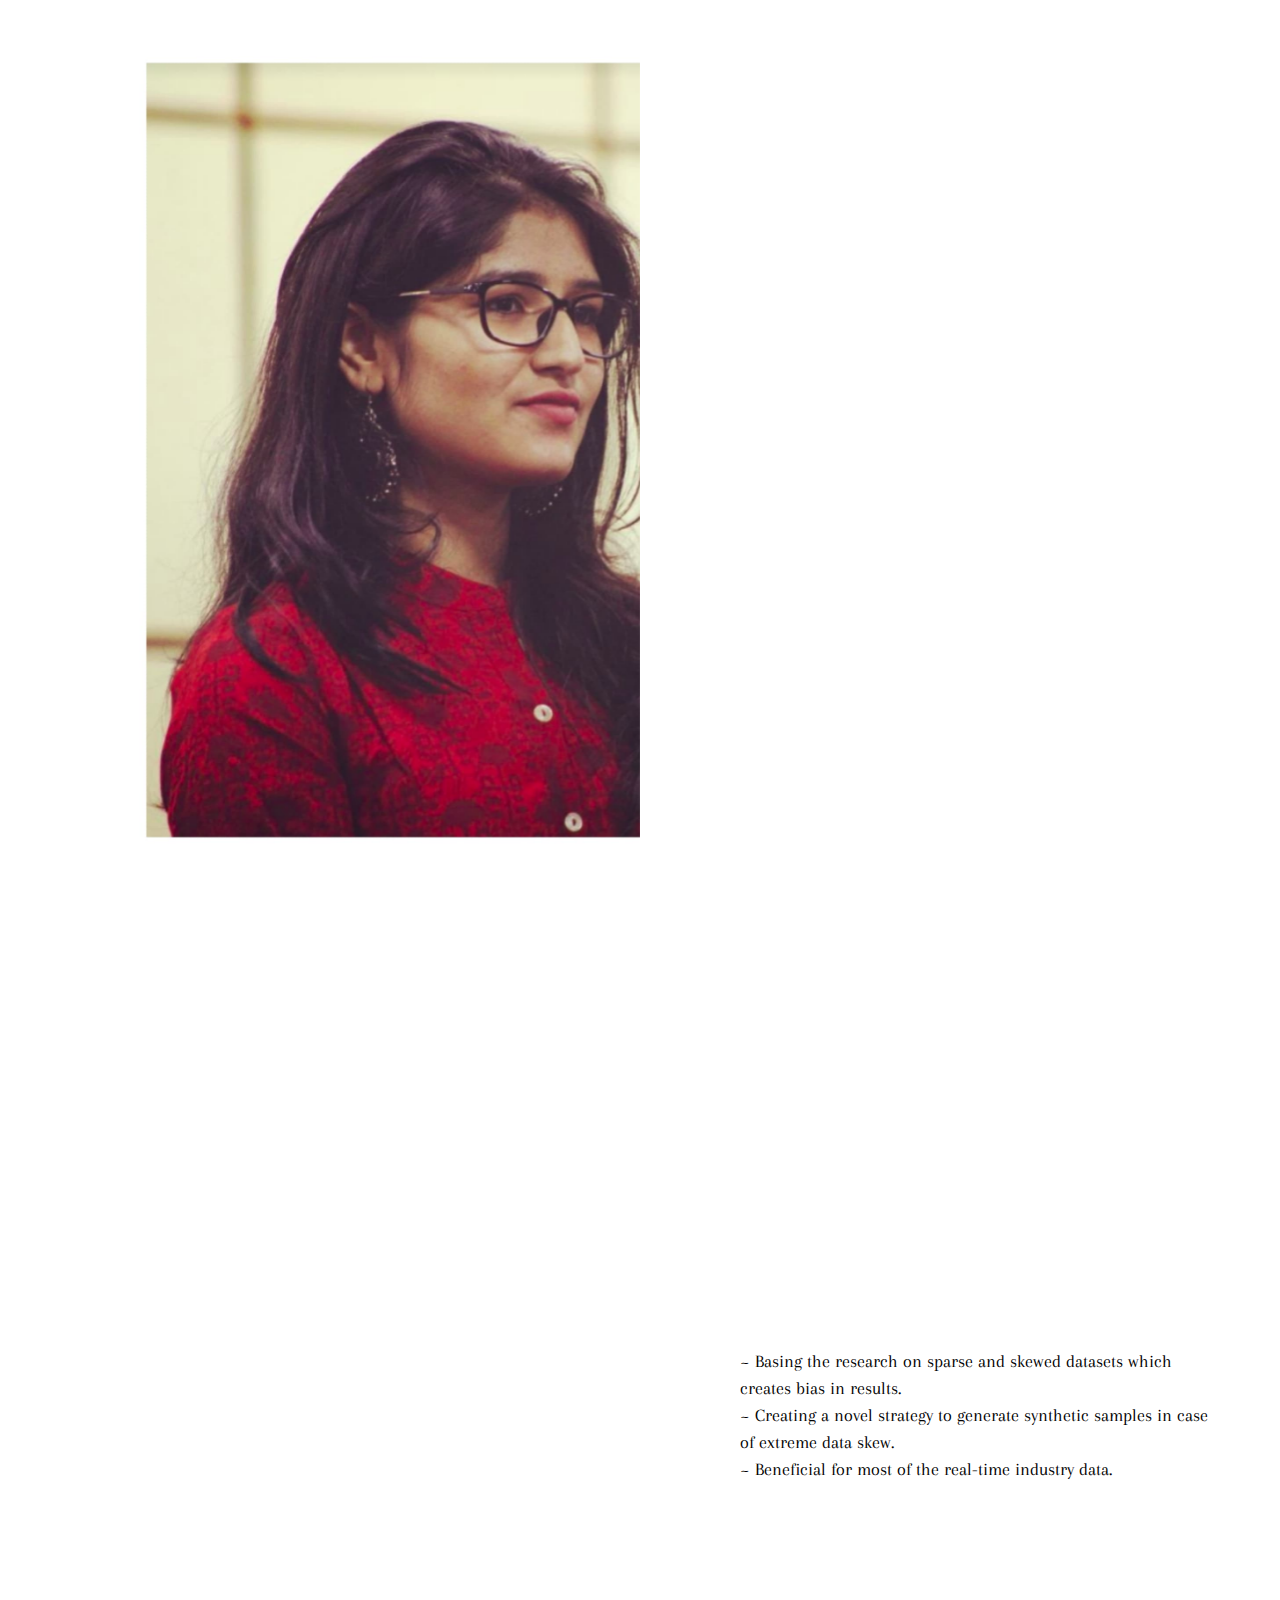
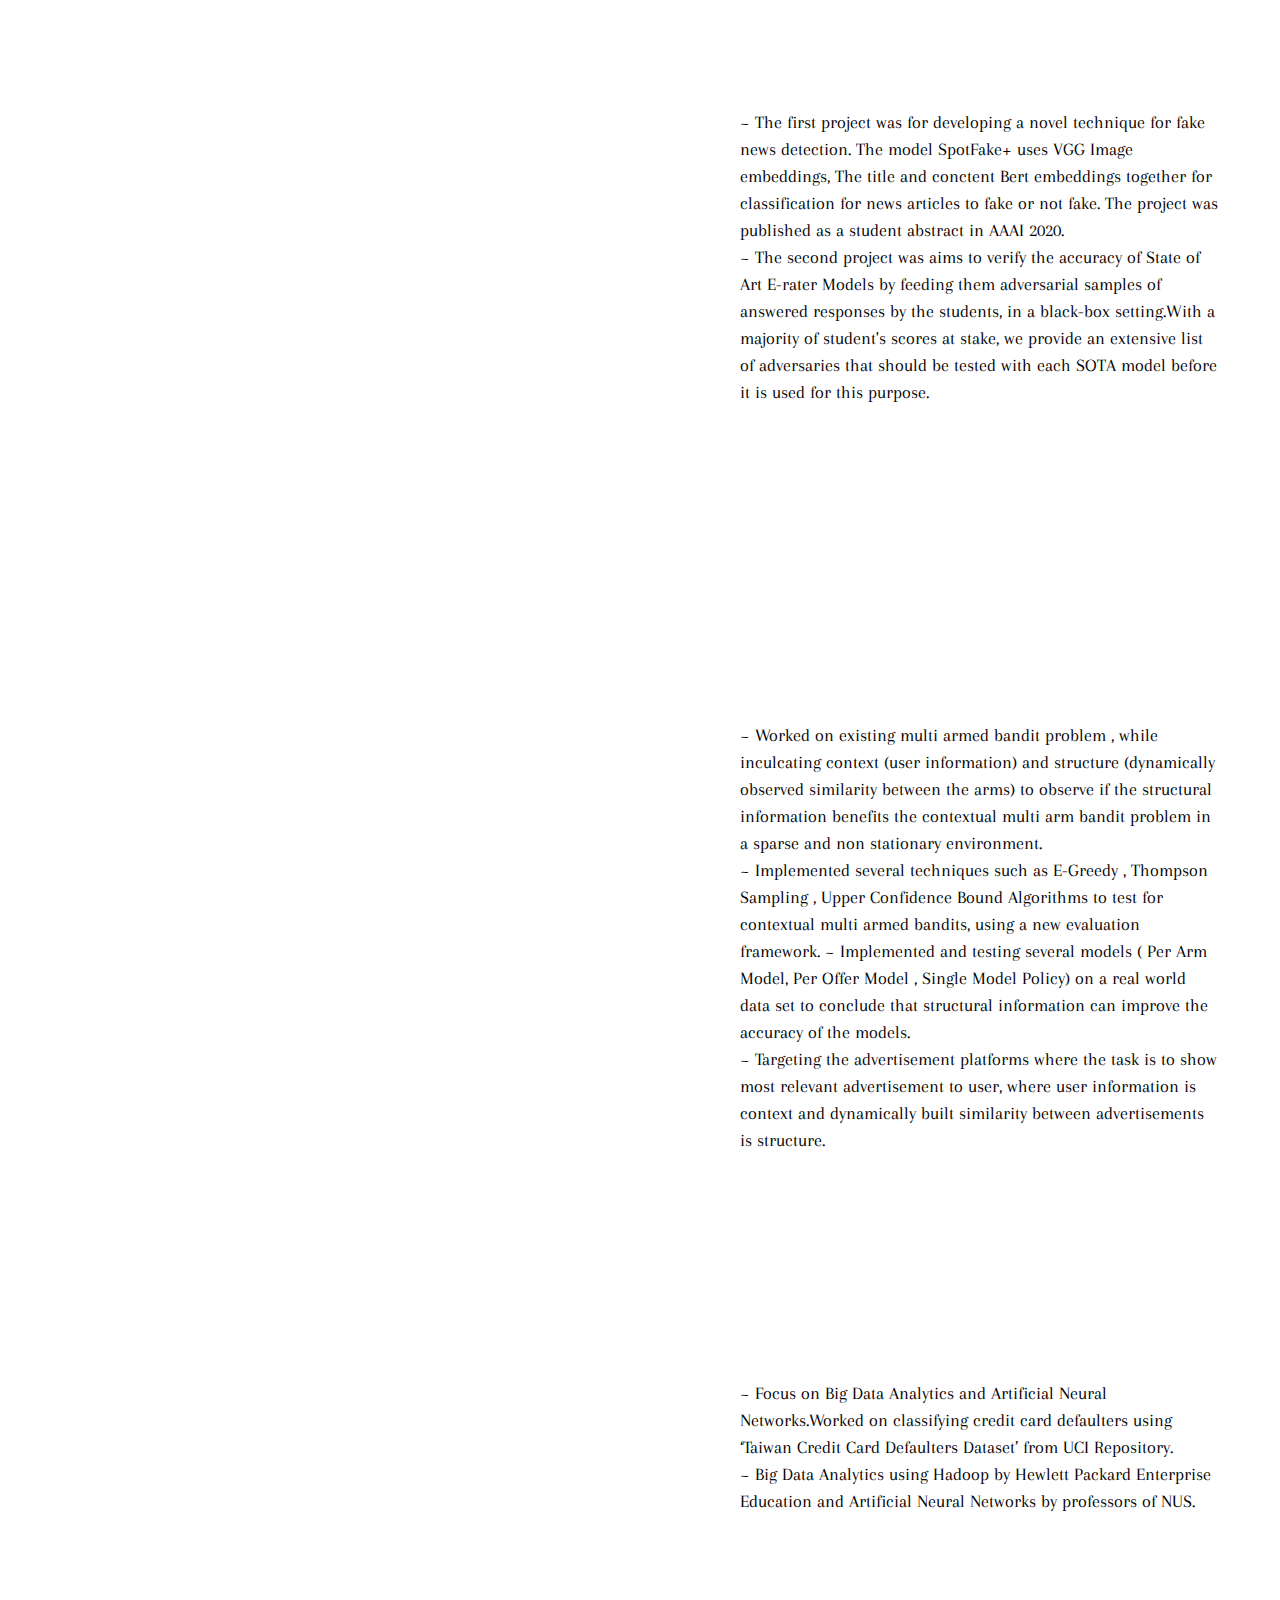
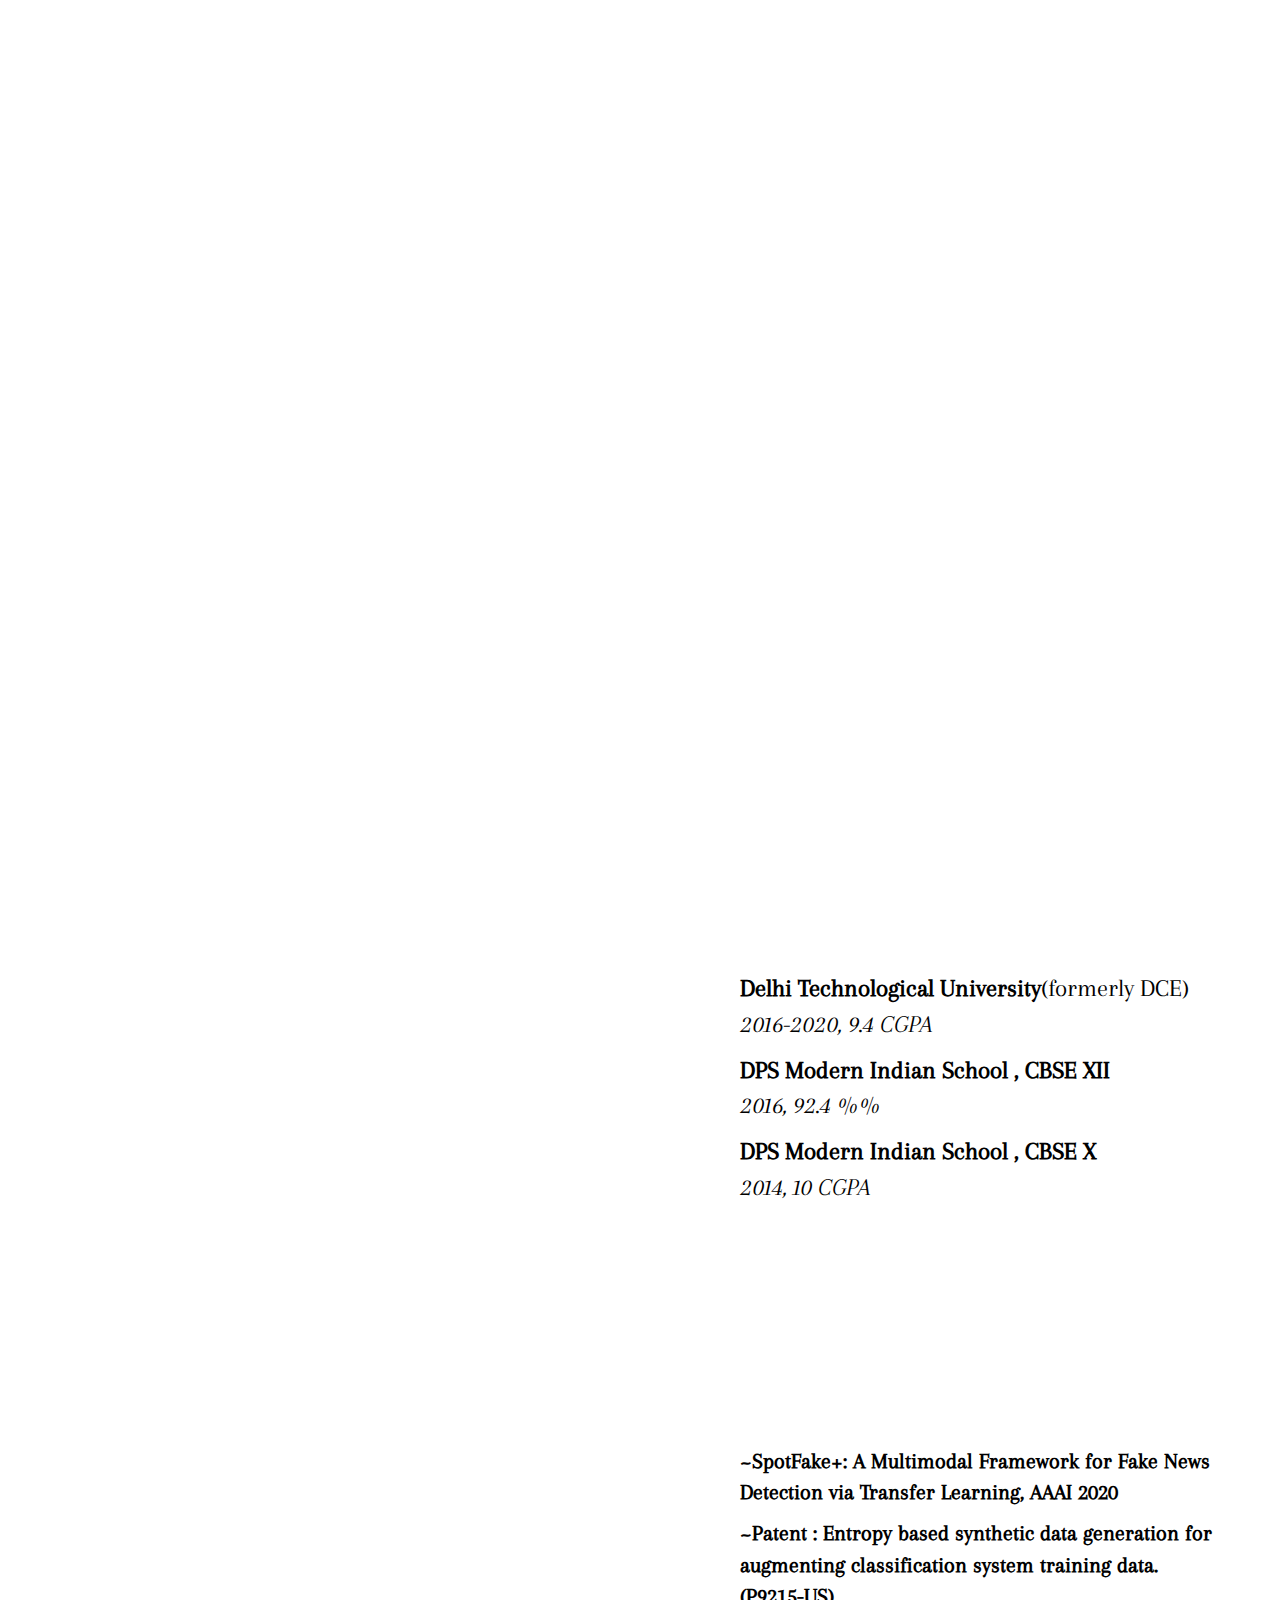
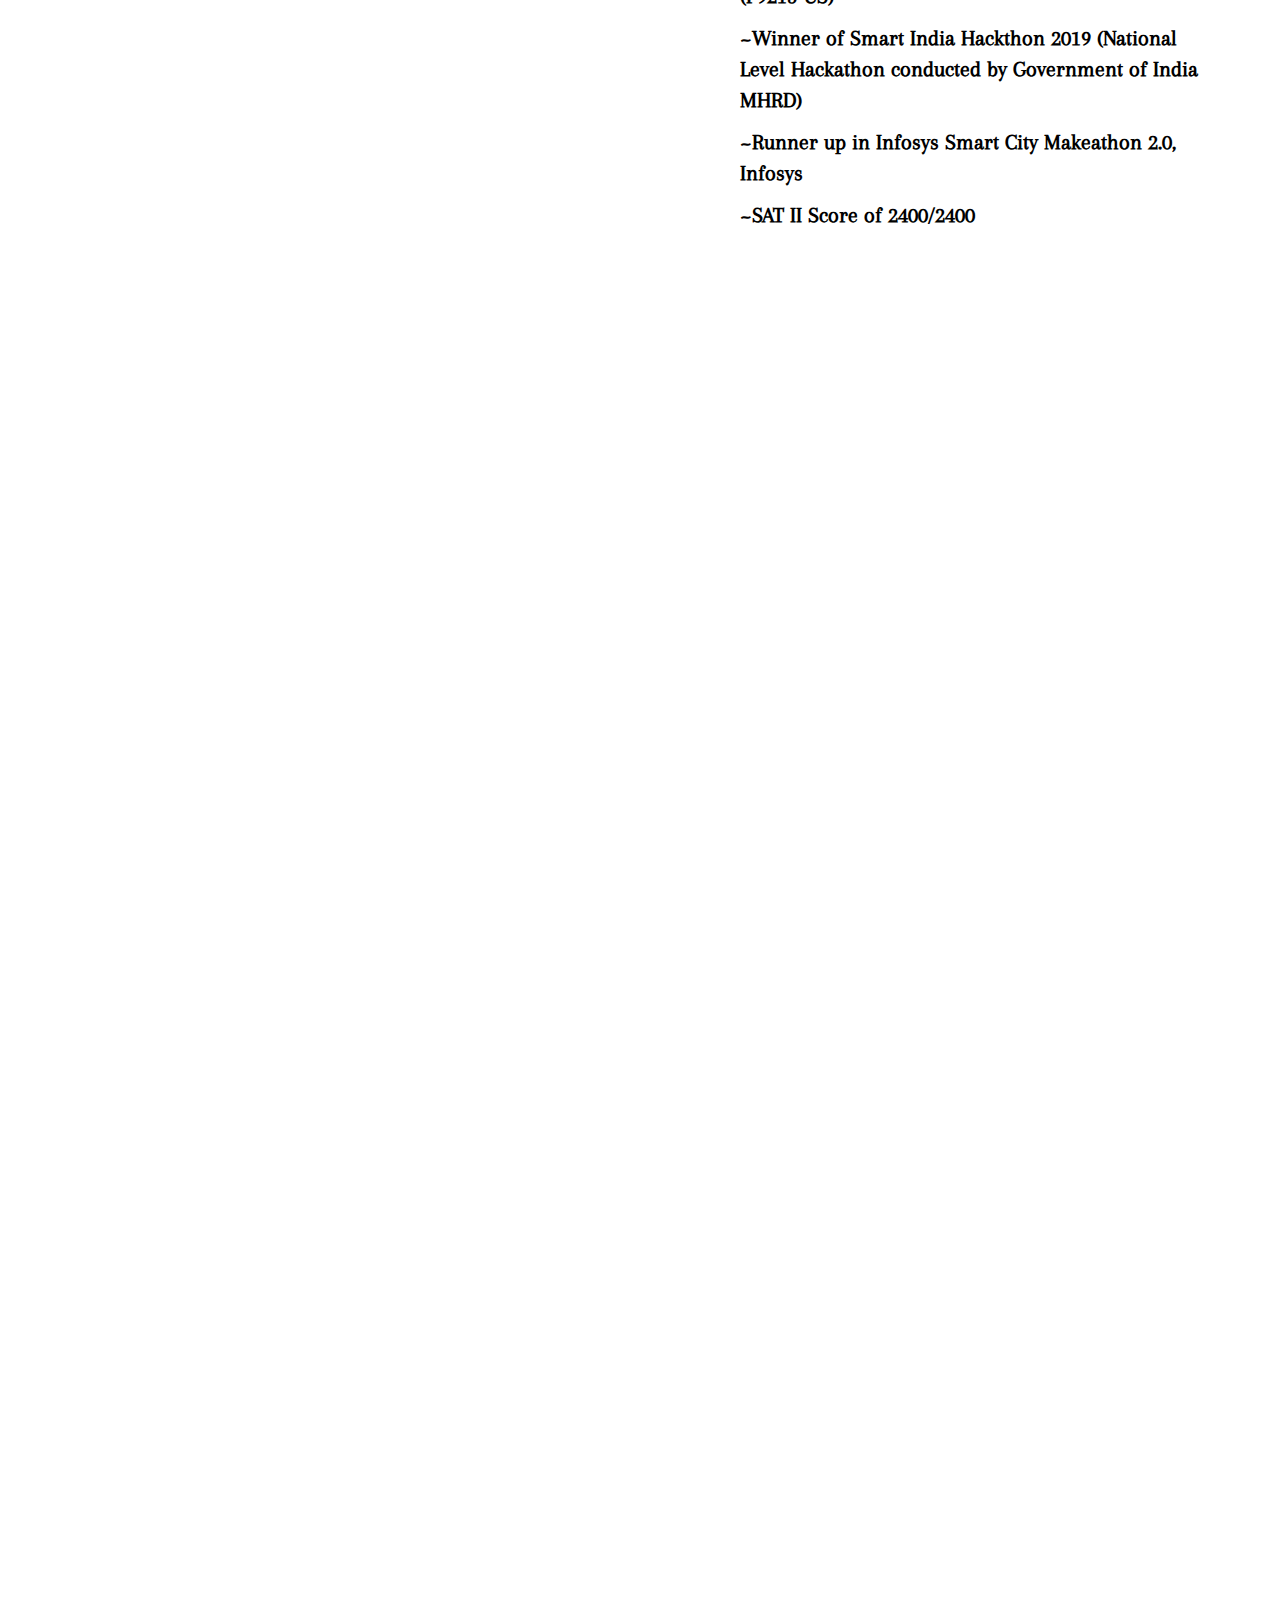
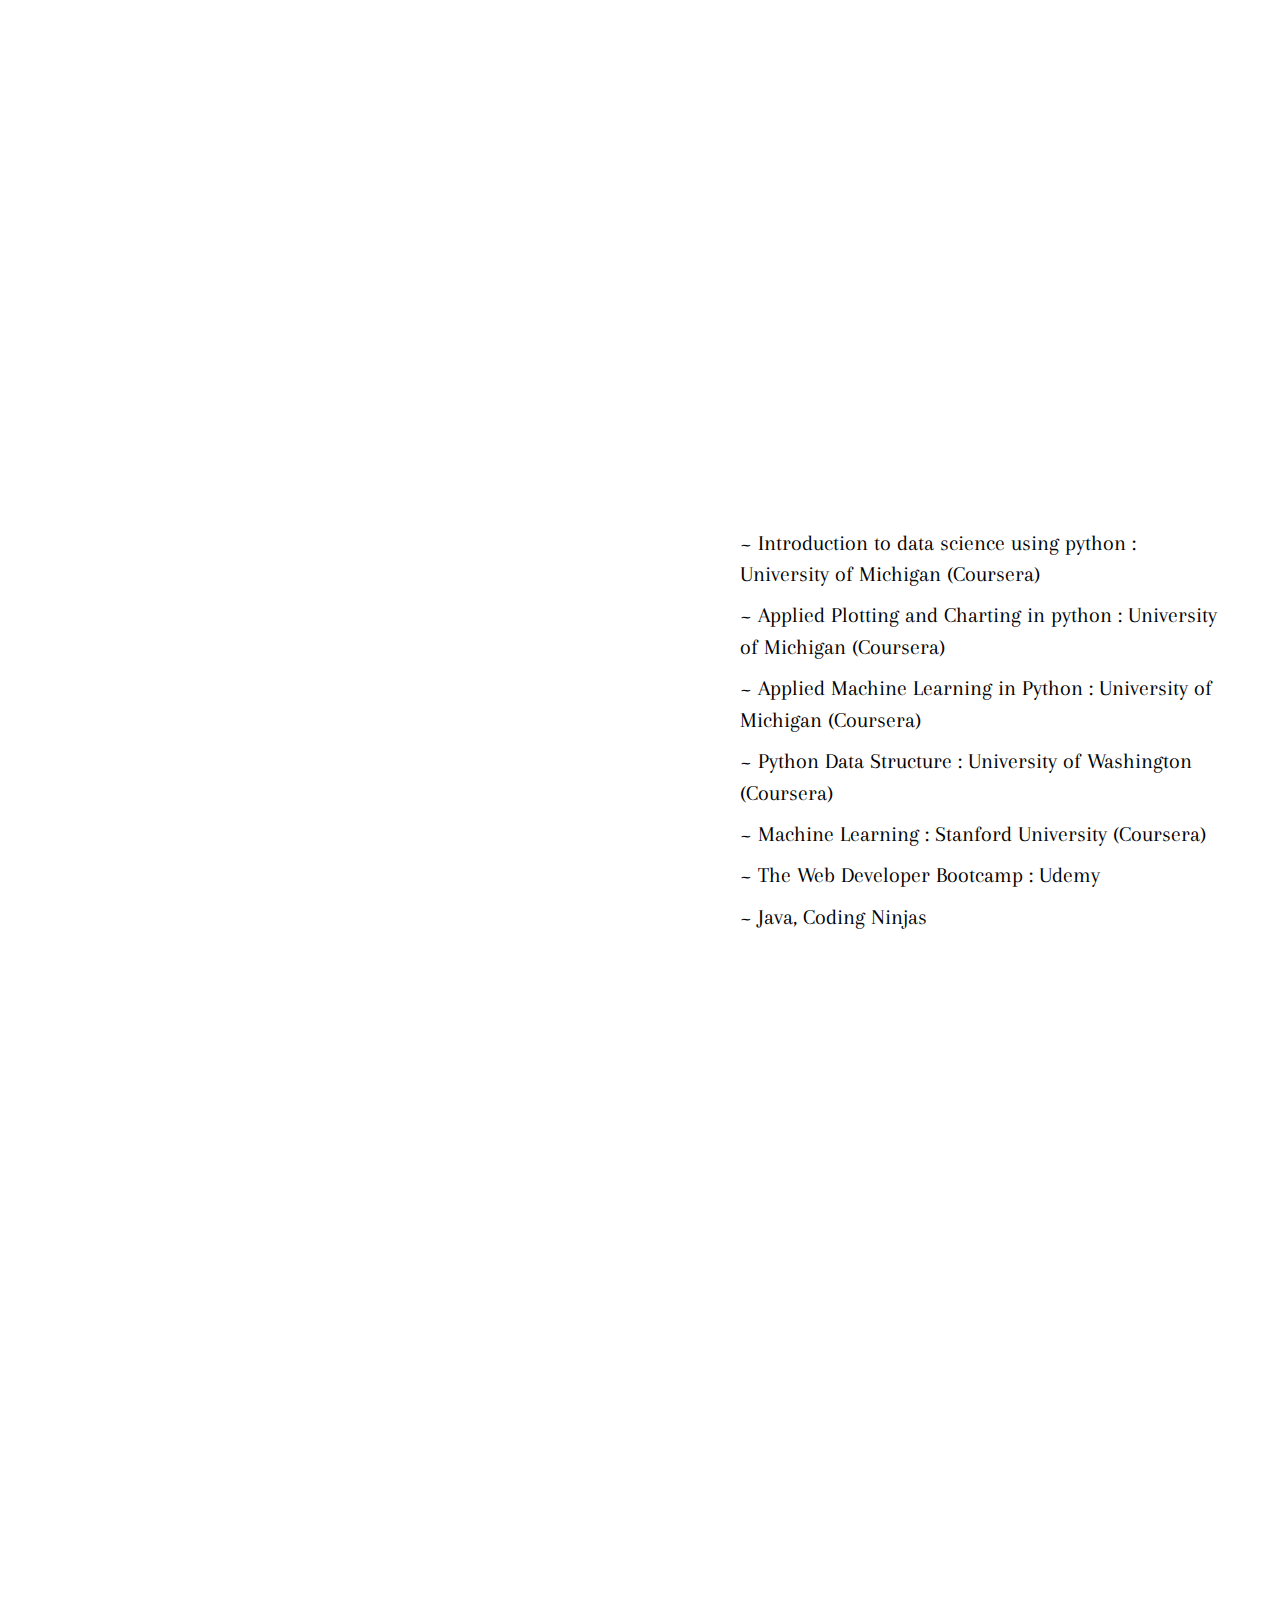
<file: index.html>
<!doctype html>

<html lang="en">
   
   
    <head>
       
       
        <!-- META -->
        <meta charset="utf-8">
        <meta name="robots" content="noodp">
        <meta name="viewport" content="width=device-width, initial-scale=1, maximum-scale=1, user-scalable=no">
       
        <!-- PAGE TITLE -->
        <title>Anubha Kabra</title>
       
        <!-- FAVICON -->
        <link rel="shortcut icon" href="assets/img/favicon.png">
       
        <!-- FONTS -->
        <link href="https://fonts.googleapis.com/css?family=Abril+Fatface%7CArapey&amp;subset=latin-ext" rel="stylesheet">
       
        <!-- STYLESHEETS -->
        <link rel="stylesheet" type="text/css" href="assets/css/plugins.css">
        <link rel="stylesheet" type="text/css" href="assets/css/main.css">
        
        
    </head>

   
    <body>
    
       
        <!-- PRELOADER -->
        <div class="preloader">
           
            <div class="spinner"></div>
            
        </div>
        <!-- /PRELOADER -->
    
        
        <!-- IMAGE CONTAINER -->
        <div class="image-container">
           
            <div class="background-img"></div>

        </div>
        <!-- /IMAGE CONTAINER -->


        <!-- CONTENT AREA -->
        <div class="content-area">


            <!-- CONTENT AREA INNER --> 
            <div class="content-area-inner">


                <!-- INTRO -->
                <section id="intro">


                    <!-- CONTAINER MID -->
                    <div class="container-mid">

                       
                        <!-- ANIMATION CONTAINER -->
                        <div class="animation-container animation-fade-down" data-animation-delay="0">
                        
                            <h1>I am Anubha Kabra</h1>
                        
                        </div>
                        <!-- /ANIMATION CONTAINER -->
                        
                        
                        <!-- ANIMATION CONTAINER -->
                        <div class="animation-container animation-fade-left" data-animation-delay="300">
                           
                            <p class="subline">A recent graduate from Delhi Technological University (Formerly DCE).I have 2 years+ experience of research in Artificial Intelligence and Data Science in Media and Data Science Research Group (MDSR), Adobe India and MIDAS LAB IIIT Delhi.Currently,I am working as a Member of Technical Staff in Adobe Systems, India. </p>
                            
                        </div>
                        <!-- /ANIMATION CONTAINER -->
                        
                        
                        <!-- ANIMATION CONTAINER -->
                        <div class="animation-container animation-fade-up" data-animation-delay="600">
                           
                            <a href="#about" class="smooth-scroll">Learn More<i class="fa fa-angle-down" aria-hidden="true"></i></a>
                            
                        </div>
                        <!-- /ANIMATION CONTAINER -->


                    </div>
                    <!-- /CONTAINER MID -->


                </section>
                <!-- /INTRO -->


                <!-- ABOUT -->
                <section id="about">


                    <h3 class="headline scroll-animated-from-right">Work Experience</h3>
                    
                    <p style="font-size:20px;" class="scroll-animated-from-right"><b>1. ADOBE SYSTEMS, INDIA</b><br><i>Member of Technical Staff (Aug 2020 - Present)</i><br> Software developement engineer in the Digital Experience and Research team of Adobe India.</p>

                     <p style="font-size:20px;" class="scroll-animated-from-right"><b>2. ADOBE SYSTEMS, INDIA</b><br><i>Research Intern (May 2019 - December 2019)</i><br> Research and analysis on Entropy-Based Iterative Sampling with Probabilistic Interpolation for Classification on Imbalanced Datasets. </p>
                     	<ul>
						<p style="font-size:18px;">~ Basing the research on sparse and skewed datasets which creates bias in results.<br>
						~ Creating a novel strategy to generate synthetic samples in case of extreme data skew.<br>
						~ Beneficial for most of the real-time industry data.</p> <br>
						</ul>

					 <p style="font-size:20px;" class="scroll-animated-from-right"><b>3. MIDAS LAB, IIIT Delhi</b><br><i>Research Intern(December 2018 - Present)</i><br> Research in the feild of Natural Language Processing. Completed two projects in the span of the internship.</p>
                 		<ul>
						<p style="font-size:18px;">~ The first project was for developing a novel technique for fake news detection. The model SpotFake+ uses VGG Image embeddings, The title and conctent Bert embeddings together for classification for news articles to fake or not fake. The project was published as a student abstract in AAAI 2020. <br>
						~ The second project was  aims to verify the accuracy of State of Art E-rater Models by feeding them adversarial samples of answered responses by the students, in a black-box setting.With a majority of student's scores at stake, we provide an extensive list of adversaries that should be tested with each SOTA model before it is used for this purpose.
						</p><br>
						</ul>

					 <p style="font-size:20px;" class="scroll-animated-from-right"><b>4. ADOBE SYSTEMS, INDIA</b><br><i>Product Development Intern(May 2018 - August 2018)</i><br> • Research and analysis on Contextual and Structural Multi Armed Bandits using non stationarity and stochasticity.Basing the research on Reinforcement Learning Problem of Machine Learning.Aimed to develop the Customer Retention for the Digital Marketing Platform of Adobe Systems. </p>
                     	<ul>
						<p style="font-size:18px;">~ Worked on existing multi armed bandit problem , while inculcating context (user information) and structure (dynamically observed similarity between the arms) to observe if the structural information benefits the contextual multi arm bandit problem in a sparse and non stationary environment.<br>
						~ Implemented several techniques such as E-Greedy , Thompson Sampling , Upper Confidence Bound Algorithms to test for contextual multi armed bandits, using a new evaluation framework.
						~ Implemented and testing several models ( Per Arm Model, Per Offer Model , Single Model Policy) on a real world data set to conclude that structural information can improve the accuracy of the models.<br>
						~ Targeting the advertisement platforms where the task is to show most relevant advertisement to user, where user information is context and dynamically built similarity between advertisements is structure.</p>
						<br>
						</ul>
						

					 <p style="font-size:20px;" class="scroll-animated-from-right"><b>5. NATIONAL UNIVERSITY OF SINGAPORE</b><br><i>Winter Intern(December 2017 - January 2018)</i><br> The Global Academic Internship Programme (GAIPTM) is a 3-week academic internship programme held in NUS, Singapore.</p>
                 		<ul>
						<p style="font-size:18px;">~ Focus on Big Data Analytics and Artificial Neural Networks.Worked on classifying credit card defaulters using ‘Taiwan Credit Card Defaulters Dataset’ from UCI Repository.<br>
						~ Big Data Analytics using Hadoop by Hewlett Packard Enterprise Education and Artificial Neural Networks by professors of NUS.
						</p><br>
						</ul>
						<br>


                </section>
                <!-- /ABOUT -->
                
                
                <!-- SERVICE -->
                <section id="service">


                    <h3 class="headline scroll-animated-from-right">Strengths</h3>
                    
                    
                    <!-- SERVICE LIST -->
                    <ul class="services-list">
                       
                       
                        <li class="scroll-animated-from-right"><i class="fa fa-pencil-square-o" aria-hidden="true"></i>Java,Python</li>
                        <li class="scroll-animated-from-right"><i class="fa fa-eye" aria-hidden="true"></i>Data Analysis & Data Science</li>
                        <li class="scroll-animated-from-right"><i class="fa fa-database" aria-hidden="true"></i>SQL & DBMS</li>
                        <li class="scroll-animated-from-right"><i class="fa fa-television" aria-hidden="true"></i>Deep Learning</li>
                        <li class="scroll-animated-from-right"><i class="fa fa-square-o" aria-hidden="true"></i>Natural Language Processing</li>
                        <li class="scroll-animated-from-right"><i class="fa fa-eye" aria-hidden="true"></i>Reinforcement Learning</li>
                        
                        
                    </ul>
                    <!-- /SERVICE LIST -->


                </section>


                <!-- /SERVICE -->


                

                <!-- Education -->
                <section id="education">


                    <h3 class="headline scroll-animated-from-right">Education</h3>

                    <ul>
					  <p style="font-size:25px;"><b>Delhi Technological University</b>(formerly DCE)<br><i>2016-2020,  9.4 CGPA</i>
					  </p>
					  <p style="font-size:25px;"><b>DPS Modern Indian School , CBSE XII</b><br><i>2016, 92.4 %&#37;</i>
					  </p>
					  <p style="font-size:25px;"><b>DPS Modern Indian School , CBSE X</b><br><i>2014,  10 CGPA</i>
					  </p>
					</ul> 

                </section>

                <section id="achievements">


                    <h3 class="headline scroll-animated-from-right">Achievements</h3>

                    <ul>
					  <p style="font-size:22px;"><b>~SpotFake+: A Multimodal Framework for Fake News Detection via Transfer Learning, AAAI 2020</b>
					  </p>
					  <p style="font-size:22px;"><b>~Patent : Entropy based synthetic data generation for augmenting classification system training data.(P9215-US)</b>
					  </p>
					  <p style="font-size:22px;"><b>~Winner of Smart India Hackthon 2019 (National Level Hackathon conducted by Government of India MHRD)</b>
					  </p>
					   <p style="font-size:22px;"><b>~Runner up in Infosys Smart City Makeathon 2.0, Infosys</b>
					  </p>
					   <p style="font-size:22px;"><b>~SAT II Score of 2400/2400</b>
					  </p>
					</ul> 

                </section>


                <!-- /Education -->
                
                <!-- WORK -->
                <section id="work">


                    <h3 class="headline scroll-animated-from-right">My Projects</h3>
                    
                    
                    <!-- SHOWCASE -->
                    <div class="showcase">
                       
                       
                        <!-- ITEM -->
                        <div class="item scroll-animated-from-right">
                          
                          
                            <!-- LIGHTBOX LINK -->
                            <a href="#" data-featherlight="#item-1-lightbox">
                            
                            
                                <!-- INFO -->
                                <div class="info">


                                    <!-- CONTAINER MID -->
                                    <div class="container-mid">

                                        <h5>SpotFake+ : Fake News Detector</h5>
                                        <p>NLP, Computer Vision, Deep Learning</p>

                                    </div>
                                    <!-- /CONTAINER MID -->


                                </div>
                                <!-- /INFO -->


                                <div class="background-image" width/2 style="background-image: url(assets/img/work/item-1.jpg)"></div>

                           
                            </a>
                            <!-- /LIGHTBOX LINK -->
                            
                            
                            <!-- LIGHTBOX -->
                            <div id="item-1-lightbox" class="work-lightbox">
                               
                               
                                <img class="img-responsive" src="assets/img/work/item-1.jpg" alt="image">
                                
                                <h3>SpotFake+ : Fake News Detector</h3>
                                <p class="subline">NLP, Computer Vision, Deep Learning</p>
                                
                                <p> SpotFake+, a multimodal approach that leverages transfer learning to capture semantic and contextual information from the news articles and its associated images and achieves the better accuracy forfake news detection.It outperforms the performance shown by both single modality and multiple-modality models</p>
                                
                                
                            </div>
                            <!-- /LIGHTBOX -->
                            
                            
                        </div>
                        <!-- /ITEM -->
                        
                        
                        <!-- ITEM -->
                        <div class="item scroll-animated-from-right">
                          
                          
                            <!-- LIGHTBOX LINK -->
                            <a href="#" data-featherlight="#item-2-lightbox">
                            
                            
                                <!-- INFO -->
                                <div class="info">


                                    <!-- CONTAINER MID -->
                                    <div class="container-mid">

                                        <h5>MixBoost: Synthetic Oversampling</h5>
                                        <p>Extremely Imbalanced Dataset, Data Science</p>

                                    </div>
                                    <!-- /CONTAINER MID -->


                                </div>
                                <!-- /INFO -->


                                <div class="background-image" style="background-image: url(assets/img/work/item-2.jpg)"></div>

                           
                            </a>
                            <!-- /LIGHTBOX LINK -->
                            
                            
                            <!-- LIGHTBOX -->
                            <div id="item-2-lightbox" class="work-lightbox">
                               
                               
                                <img class="img-responsive" src="assets/img/work/item-2.jpg" alt="image">
                                
                                <h3>MixBoost: Synthetic Oversampling</h3>
                                <p class="subline">Extremely Imbalanced Dataset, Data Science</p>
                                
                                <p>Research and analysis on Entropy-Based Iterative Sampling with Probabilistic Interpolation for Classification on Imbalanced Datasets. Basing the research on sparse and skewed datasets which creates bias in results.</p>
                                
                                
                            </div>
                            <!-- /LIGHTBOX -->
                            
                            
                        </div>
                        <!-- /ITEM -->
                        
                        
                        <!-- ITEM -->
                        <div class="item scroll-animated-from-right">
                          
                          
                            <!-- LIGHTBOX LINK -->
                            <a href="#" data-featherlight="#item-3-lightbox">
                            
                            
                                <!-- INFO -->
                                <div class="info">


                                    <!-- CONTAINER MID -->
                                    <div class="container-mid">

                                        <h5>Calling Out Bluff: Evaluating Automatic Scoring</h5>
                                        <p>NLP, Deep Learning</p>

                                    </div>
                                    <!-- /CONTAINER MID -->


                                </div>
                                <!-- /INFO -->


                                <div class="background-image" style="background-image: url(assets/img/work/item-3.jpg)"></div>

                           
                            </a>
                            <!-- /LIGHTBOX LINK -->
                            
                            
                            <!-- LIGHTBOX -->
                            <div id="item-3-lightbox" class="work-lightbox">
                               
                               
                                <img class="img-responsive" src="assets/img/work/item-3.jpg" alt="image">
                                
                                <h3>Calling Out Bluff: Evaluating Automatic Scoring</h3>
                                <p class="subline">NLP, Deep Learning</p>
                                
                                <p> E- rater systems for answer scoring are gaining popularity due to the vast number of students appearing for examinations such as GRE/ TOEFEL etc. all over the world. However, it is vital to ensure that this E- raters are scoring the answers with precision close to that of a human annotator. If the E-raters are not performing in a similar manner, they may compromise the scores of multiple students, creating a bias in scores. This project aims to verify the accuracy of such State of Art Models by feeding them adversarial samples of answered responses by the students, in a black-box setting.</p>
                                
                                
                            </div>
                            <!-- /LIGHTBOX -->
                            
                            
                        </div>
                        <!-- /ITEM -->
                        
                        
                        <!-- ITEM -->
                        <div class="item scroll-animated-from-right">
                          
                          
                            <!-- LIGHTBOX LINK -->
                            <a href="#" data-featherlight="#item-4-lightbox">
                            
                            
                                <!-- INFO -->
                                <div class="info">


                                    <!-- CONTAINER MID -->
                                    <div class="container-mid">

                                        <h5>Top- k Recommendations</h5>
                                        <p>Deep Reinforcemement Learning</p>

                                    </div>
                                    <!-- /CONTAINER MID -->


                                </div>
                                <!-- /INFO -->


                                <div class="background-image" style="background-image: url(assets/img/work/item-4.jpg)"></div>

                           
                            </a>
                            <!-- /LIGHTBOX LINK -->
                            
                            
                            <!-- LIGHTBOX -->
                            <div id="item-4-lightbox" class="work-lightbox">
                               
                               
                                <img class="img-responsive" src="assets/img/work/item-4.jpg" alt="image">
                                
                                <h3>Top- k Recommendations</h3>
                                <p class="subline">Deep Reinforcemement Learning</p>
                                
                                <p>A novel method for generating top-k recommendations by creating an ensemble of clustering with reinforcement learning.The Dueling Bandit based exploration provides robust exploration  as compared to the state-of-art strategies due to its adaptive nature. Detailed experiments conducted on a public dataset verify our claims about the efficiency of our technique as compared to existing techniques.</p>
                                
                                
                            </div>
                            <!-- /LIGHTBOX -->
                            
                            
                        </div>
                        <!-- /ITEM -->

                        <!-- ITEM -->
                        <div class="item scroll-animated-from-right">
                          
                          
                            <!-- LIGHTBOX LINK -->
                            <a href="#" data-featherlight="#item-5-lightbox">
                            
                            
                                <!-- INFO -->
                                <div class="info">


                                    <!-- CONTAINER MID -->
                                    <div class="container-mid">

                                        <h5>Hindi Character Classification</h5>
                                        <p>Computer Vision</p>

                                    </div>
                                    <!-- /CONTAINER MID -->


                                </div>
                                <!-- /INFO -->


                                <div class="background-image" style="background-image: url(assets/img/work/item-5.jpg)"></div>

                           
                            </a>
                            <!-- /LIGHTBOX LINK -->
                            
                            
                            <!-- LIGHTBOX -->
                            <div id="item-5-lightbox" class="work-lightbox">
                               
                               
                                <img class="img-responsive" src="assets/img/work/item-5.jpg" alt="image">
                                
                                <h3>Hindi Character Classification</h3>
                                <p class="subline">Computer Vision</p>
                                
                                <p>Classification of Hindi Aplhabet characters using Open CV and Deep Learning vision Models for low resource language classification.</p>
                                
                                
                            </div>
                            <!-- /LIGHTBOX -->
                            
                            
                        </div>
                        <!-- /ITEM -->
                        
                        
                    </div>
                    <!-- /SHOWCASE -->


                </section>
                <!-- /WORK -->


                <!-- Certifiactes -->
                <section id="certifiactes">


                    <h3 class="headline scroll-animated-from-right">Certifications</h3>

                    <ul>
					  <p style="font-size:22px;">~ Introduction to data science using python : University of Michigan (Coursera)</li>
					  <p style="font-size:22px;">~ Applied Plotting and Charting in python : University of Michigan (Coursera)</li>
					  <p style="font-size:22px;">~ Applied Machine Learning in Python : University of Michigan (Coursera)</li>
					  <p style="font-size:22px;">~ Python Data Structure : University of Washington (Coursera)</li>
					  <p style="font-size:22px;">~ Machine Learning : Stanford University (Coursera)</li>
					  <p style="font-size:22px;">~ The Web Developer Bootcamp : Udemy</li>
					  <p style="font-size:22px;">~ Java, Coding Ninjas</li>
					</ul> 

                </section>
                <!-- /Certifiactes -->
                
                
                <!-- CONTACT -->
                <section id="contact">


                    <h3 class="headline scroll-animated-from-right">Contact Me.</h3>
                    
                    
                    <!-- CONTACT LIST -->
                    <ul class="contact-list">
                       
                        <li class="scroll-animated-from-right"><i class="fa fa-mobile" aria-hidden="true"></i>+91 98********</li>
                        <li class="scroll-animated-from-right"><i class="fa fa-envelope-o" aria-hidden="true"></i>anubhakabradtu@gmail.com</li>
                        
                    </ul>
                    <!-- /CONTACT LIST -->
                    
                    


                </section>
                <!-- /CONTACT -->
                
                
                <!-- FOOTER -->
                <section id="footer">
                
                   
                    <!-- SOCIAL ICONS -->
                    <ul class="social-icons scroll-animated-from-right">
                       
                        <li><a href="https://www.linkedin.com/in/anubha-kabra/"><i class="fa fa-linkedin" aria-hidden="true"></i></a></li>
                        <!-- <li><a href="https://www.facebook.com/people/Ayush-Tanwar/100002837333065"><i class="fa fa-facebook" aria-hidden="true"></i></a></li>
                        <li><a href="#"><i class="fa fa-twitter" aria-hidden="true"></i></a></li>
                        <li><a href="#"><i class="fa fa-google-plus" aria-hidden="true"></i></a></li> -->
                        <!-- <li><a href="https://www.linkedin.com/in/ayushtw"><i class="fa fa-linkedin" aria-hidden="true"></i></a></li> -->
                        
                        
                    </ul>
                    <!-- /SOCIAL ICONS -->
                    

                    <p class="scroll-animated-from-right"> Anubha Kabra </p>


                </section>
                <!-- /FOOTER -->


            </div>
            <!-- /CONTENT AREA INNER -->


        </div>
        <!-- /CONTENT AREA -->
        
        
        <!-- JAVASCRIPTS -->
        <script type="text/javascript" src="assets/js/plugins.js"></script>
        <script type="text/javascript" src="assets/js/main.js"></script>
   
   
    </body> 
    
    
</html>
</file>
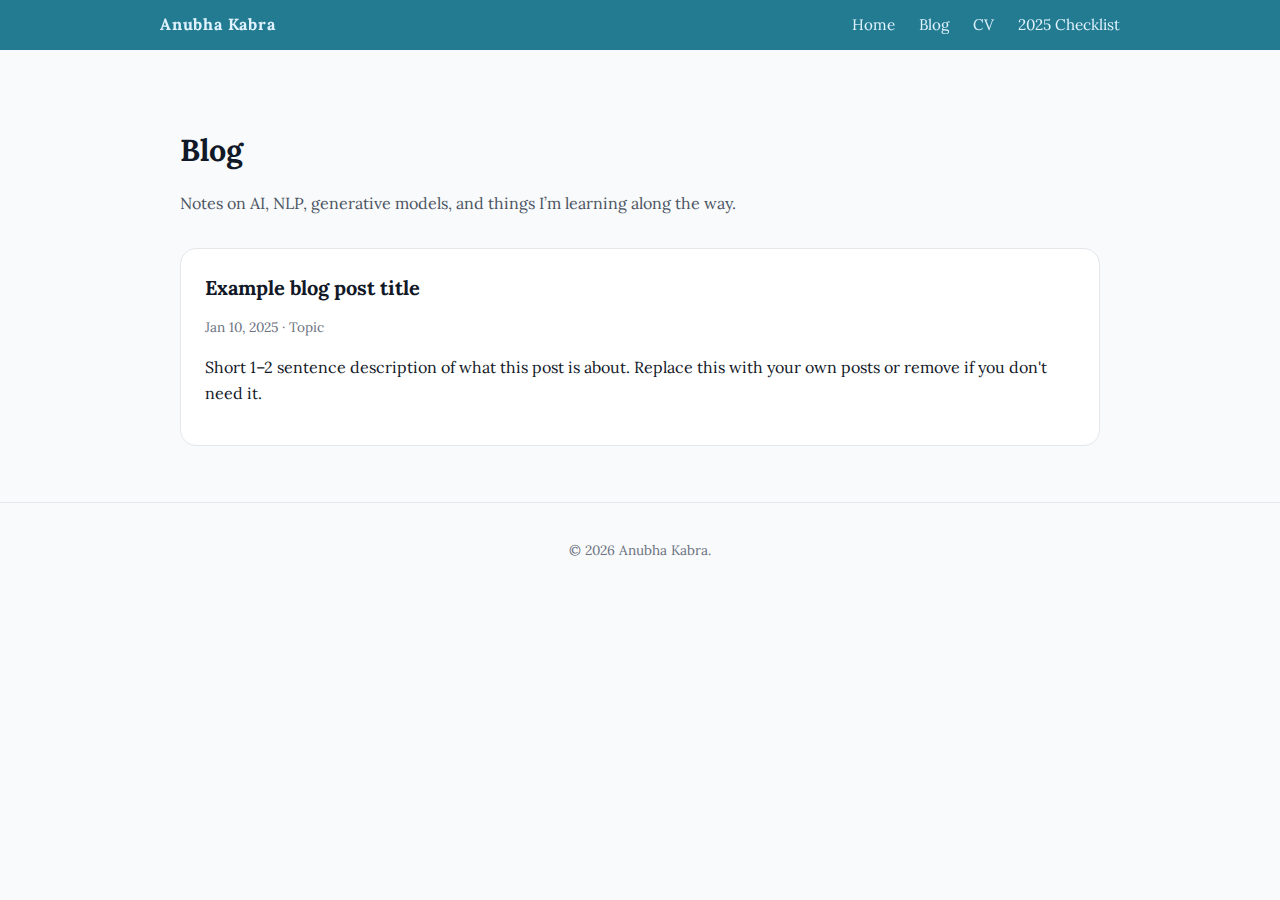
<file: blog.html>
<!DOCTYPE html>
<html lang="en">
<head>
  <meta charset="UTF-8" />
  <title>Anubha Kabra – Blog</title>
  <meta name="viewport" content="width=device-width, initial-scale=1" />
  <link rel="stylesheet" href="style.css" />
</head>
<body>
  <header class="site-header">
    <div class="container nav-container">
      <div class="logo"><a href="index.html">Anubha Kabra</a></div>
      <nav class="nav">
        <a href="index.html">Home</a>
        <a href="blog.html">Blog</a>
        <a href="cv.html">CV</a>
        <a href="checklist-2025.html">2025 Checklist</a>
      </nav>
    </div>
  </header>

  <main class="section">
    <div class="container">
      <h1>Blog</h1>
      <p class="section-intro">
        Notes on AI, NLP, generative models, and things I’m learning along the way.
      </p>

      <section class="post-list">

        <!-- EXAMPLE: external blog post -->
        <article class="post-item">
          <h2>
            <a href="https://YOUR-EXTERNAL-BLOG-LINK" target="_blank">
              Example blog post title
            </a>
          </h2>
          <p class="post-meta">Jan 10, 2025 · Topic</p>
          <p>
            Short 1–2 sentence description of what this post is about. Replace this with your own
            posts or remove if you don't need it.
          </p>
        </article>

        <!-- EXAMPLE: internal post (you can add later) -->
        <!--
        <article class="post-item">
          <h2>
            <a href="posts/llm-eval-lessons.html">
              What I learned from evaluating LLMs in production
            </a>
          </h2>
          <p class="post-meta">Dec 5, 2024 · LLMs · Evaluation</p>
          <p>
            Teaser text for an internal blog post. Create the file under posts/ and link to it.
          </p>
        </article>
        -->

        <!-- Add more <article> blocks as you write more -->
      </section>
    </div>
  </main>

  <footer class="site-footer">
    <div class="container footer-inner">
      <p>© <span id="year"></span> Anubha Kabra.</p>
    </div>
  </footer>

  <script>
    document.getElementById("year").textContent = new Date().getFullYear();
  </script>
</body>
</html>
</file>
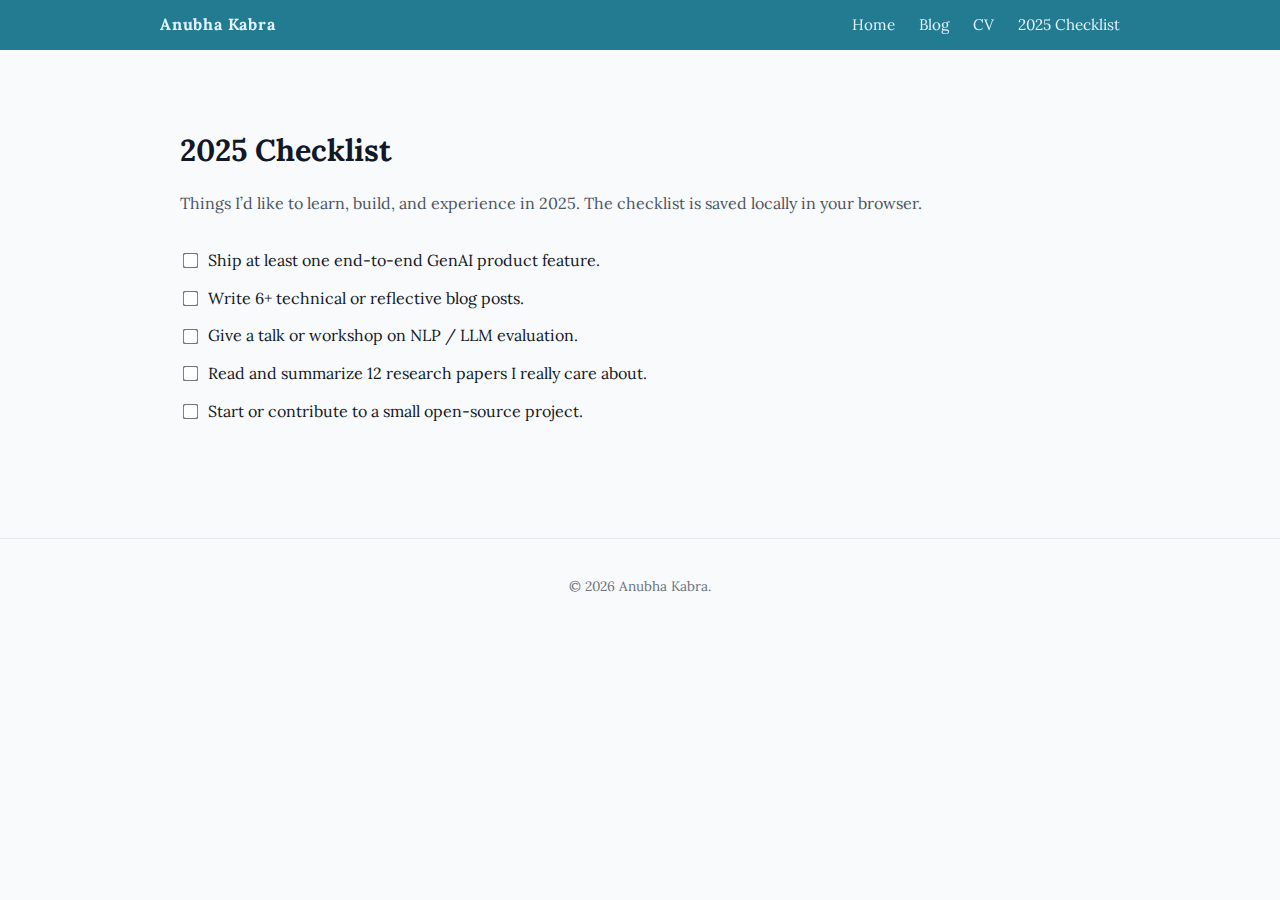
<file: checklist.html>
<!DOCTYPE html>
<html lang="en">
<head>
  <meta charset="UTF-8" />
  <title>Anubha Kabra – 2025 Checklist</title>
  <meta name="viewport" content="width=device-width, initial-scale=1" />
  <link rel="stylesheet" href="style.css" />
</head>
<body>
  <header class="site-header">
    <div class="container nav-container">
      <div class="logo"><a href="index.html">Anubha Kabra</a></div>
      <nav class="nav">
        <a href="index.html">Home</a>
        <a href="blog.html">Blog</a>
        <a href="cv.html">CV</a>
        <a href="checklist-2025.html">2025 Checklist</a>
      </nav>
    </div>
  </header>

  <main class="section">
    <div class="container">
      <h1>2025 Checklist</h1>
      <p class="section-intro">
        Things I’d like to learn, build, and experience in 2025. The checklist is saved locally in
        your browser.
      </p>

      <ul class="checklist" id="checklist">
        <li>
          <input type="checkbox" id="item-1" />
          <label for="item-1" class="checklist-label">
            Ship at least one end-to-end GenAI product feature.
          </label>
        </li>
        <li>
          <input type="checkbox" id="item-2" />
          <label for="item-2" class="checklist-label">
            Write 6+ technical or reflective blog posts.
          </label>
        </li>
        <li>
          <input type="checkbox" id="item-3" />
          <label for="item-3" class="checklist-label">
            Give a talk or workshop on NLP / LLM evaluation.
          </label>
        </li>
        <li>
          <input type="checkbox" id="item-4" />
          <label for="item-4" class="checklist-label">
            Read and summarize 12 research papers I really care about.
          </label>
        </li>
        <li>
          <input type="checkbox" id="item-5" />
          <label for="item-5" class="checklist-label">
            Start or contribute to a small open-source project.
          </label>
        </li>
        <!-- Add or edit items as you like -->
      </ul>

      <button id="resetChecklist" class="btn ghost">
        Reset checklist
      </button>
    </div>
  </main>

  <footer class="site-footer">
    <div class="container footer-inner">
      <p>© <span id="year"></span> Anubha Kabra.</p>
    </div>
  </footer>

  <script>
    const checklistId = "anubha-2025-checklist";
    const list = document.getElementById("checklist");
    const resetBtn = document.getElementById("resetChecklist");

    // Load saved state
    const saved = JSON.parse(localStorage.getItem(checklistId) || "{}");

    for (const [id, checked] of Object.entries(saved)) {
      const el = document.getElementById(id);
      if (el && el.type === "checkbox") {
        el.checked = checked;
        toggleLabel(el);
      }
    }

    // Save on change
    list.addEventListener("change", (e) => {
      if (e.target.type === "checkbox") {
        saved[e.target.id] = e.target.checked;
        localStorage.setItem(checklistId, JSON.stringify(saved));
        toggleLabel(e.target);
      }
    });

    function toggleLabel(checkbox) {
      const label = list.querySelector(`label[for="${checkbox.id}"]`);
      if (label) {
        label.classList.toggle("done", checkbox.checked);
      }
    }

    // Reset button
    resetBtn.addEventListener("click", () => {
      Object.keys(saved).forEach((k) => delete saved[k]);
      localStorage.removeItem(checklistId);
      list.querySelectorAll('input[type="checkbox"]').forEach((cb) => {
        cb.checked = false;
        toggleLabel(cb);
      });
    });

    document.getElementById("year").textContent = new Date().getFullYear();
  </script>
</body>
</html>
</file>
<file: assets/css/main.css>
/******************************************************************


	------------------------
	-- TABLE OF CONTENTS --
	------------------------
	
	--  01. Basic
	--  02. Preloader
    --  03. Image Container
    --  04. Content Area
    --  05. Content Area --> Intro
    --  06. Content Area --> About
    --  07. Content Area --> Service
    --  08. Content Area --> Work
    --  09. Content Area --> Contact
    --  10. Content Area --> Footer
 
 
 ******************************************************************/




/** 1. Basic
*******************************************************************/

html
{
    font-size: 10px;
}

body
{
    font-family: 'Arapey', serif;
    font-weight: 300;
    font-style: normal;

    color: #000;
    background: #fff;

    -webkit-font-smoothing: antialiased;
}

h1,
h2,
h3,
h4,
h5,
h6
{
    font-family: 'Abril Fatface', cursive;
    font-weight: normal;

    letter-spacing: .05em;

    color: #000;;
}

h1
{
    font-size: 4.4rem;
}

h2
{
    font-size: 3.9rem;
}

h3
{
    font-size: 3.4rem;
}

h4
{
    font-size: 2.9rem;
}

h5
{
    font-size: 2.4rem;
}

h6
{
    font-size: 1.9rem;
}

p
{
    font-size: 1.8rem;
}

a,
a:hover,
a:focus
{
    cursor: pointer;
    -webkit-transition: all 300ms ease;
         -o-transition: all 300ms ease;
            transition: all 300ms ease;
    text-decoration: none;
}

a:hover
{
    color: #111;
}

@media (max-width:600px)
{
    html
    {
        font-size: 8px;
    }
}

@media (max-width:500px)
{
    html
    {
        font-size: 7px;
    }
}



/** 2. Preloader
*******************************************************************/

.preloader
{
    position: fixed;
    z-index: 100000;
    bottom: 0;
    left: 0;

    overflow: hidden;

    width: 100%;
    height: 100%;

    background: #fff;
}

.preloader.hide-preloader
{
    height: 0;
    
    -webkit-transition: .7s ease .3s;
         -o-transition: .7s ease .3s;
            transition: .7s ease .3s;
}

.preloader .spinner
{
    position: absolute;
    top: 50%;
    left: 50%;

    display: block;

    width: 50px;
    height: 50px;
    margin-top: -25px;
    margin-left: -25px;

    -webkit-animation: spinner-pulse .6s infinite ease-in-out;
            animation: spinner-pulse .6s infinite ease-in-out;
    text-align: center;

    opacity: 1;
    border-radius: 100%;
    background-color: #111;
}

.preloader.hide-preloader .spinner
{
    opacity: 0;
    
    -webkit-transition: .3s ease;
         -o-transition: .3s ease;
            transition: .3s ease;
}

@-webkit-keyframes spinner-pulse
{
    0%
    {
        -webkit-transform: scale(0);
    }
    100%
    {
        -webkit-transform: scale(1.0);

        opacity: 0;
    }
}

@keyframes spinner-pulse
{
    0%
    {
        -webkit-transform: scale(0);
                transform: scale(0);
    }
    100%
    {
        -webkit-transform: scale(1.0);
                transform: scale(1.0);

        opacity: 0;
    }
}



/** 3. Image Container
*******************************************************************/

.image-container
{
    position: fixed;
    z-index: 10;
    top: 0;
    left: 0;

    width: 50%;
    height: 100%;
}

.image-container .background-img
{
    position: absolute;
    z-index: 1;
    top: 0;
    left: 0;

    width: 100%;
    height: 100%;

    -webkit-transition: opacity 1s ease;
         -o-transition: opacity 1s ease;
            transition: opacity 1s ease;

    background: url(../img/background.jpg);
    background-repeat: no-repeat;
    background-size: cover;
}

@media (max-width:1200px)
{
    .image-container
    {
        position: relative;
        z-index: 10;
        top: 0;
        left: 0;

        width: 100%;
        height: 100vh;
    }
}



/** 4. Content Area
*******************************************************************/

.content-area
{
    position: relative;
    left: 0;

    width: 100%;
}

.content-area .content-area-inner
{
    position: relative;
    left: 50%;
    
    width: 50%;
    padding: 0 20px;
    overflow-x: hidden;
}

.content-area .content-area-inner section
{
    max-width: 520px;
    margin: 0 auto 18vh auto;
}

.content-area .content-area-inner section:last-child
{
    margin-bottom: 10vh;
}

.content-area .content-area-inner section h3.headline
{
    margin-bottom: 1.2em;
}

@media (max-width:1200px)
{
    .content-area .content-area-inner
    {
        left: 0;

        width: 100%;
        padding: 0 20px;
    }
}



/** 5. Content Area --> Intro
*******************************************************************/


#intro
{
    position: relative;

    height: 100vh;
    margin-bottom: 0;
}

#intro .container-mid
{
    position: absolute;
    top: 50%;

    width: 100%;

    -webkit-transform: translateY(-50%);
        -ms-transform: translateY(-50%);
            transform: translateY(-50%);
}

#intro .container-mid p.subline
{
    font-size: 2.2rem;
    line-height: 1.6em;

    margin-top: 2em;
    margin-bottom: 2.2em;
}

#intro .container-mid a
{
    font-size: 2.4rem;
    line-height: 2.92em;

    position: relative;

    display: inline-block;
    overflow: hidden;

    padding: 0 2.6em;

    -webkit-transition: .2s ease;
         -o-transition: .2s ease;
            transition: .2s ease;

    color: #fff;
    border-radius: 100px;
    background: none;
}

#intro .container-mid a:before
{
    position: absolute;
    z-index: -1;
    top: 0;
    left: 0;

    width: 100%;
    height: 100%;

    content: '';

    border-radius: 100px;
    background: #111;
}

#intro .container-mid a:after
{
    position: absolute;
    z-index: -1;
    top: 0;
    left: 0;

    width: 0;
    height: 100%;

    content: '';
    -webkit-transition: .2s ease;
         -o-transition: .2s ease;
            transition: .2s ease;

    background: #008aff;
}

#intro .container-mid a:hover:after
{
    width: 100%;
}

#intro .container-mid a i
{
    font-size: .85em;

    margin-left: .7em;
}

#intro .animation-container
{
    -webkit-transition: .5s ease;
         -o-transition: .5s ease;
            transition: .5s ease;
}

#intro .animation-container.animation-fade
{
    opacity: 0;
}

#intro .animation-container.animation-fade.run-animation
{
    opacity: 1;
}

#intro .animation-container.animation-fade-up
{
    -webkit-transform: translateY(10vh);
        -ms-transform: translateY(10vh);
            transform: translateY(10vh);

    opacity: 0;
}

#intro .animation-container.animation-fade-up.run-animation
{
    -webkit-transform: translateY(0);
        -ms-transform: translateY(0);
            transform: translateY(0);

    opacity: 1;
}

#intro .animation-container.animation-fade-down
{
    -webkit-transform: translateY(-10vh);
        -ms-transform: translateY(-10vh);
            transform: translateY(-10vh);

    opacity: 0;
}

#intro .animation-container.animation-fade-down.run-animation
{
    -webkit-transform: translateY(0);
        -ms-transform: translateY(0);
            transform: translateY(0);

    opacity: 1;
}

#intro .animation-container.animation-fade-left
{
    -webkit-transform: translateX(10vh);
        -ms-transform: translateX(10vh);
            transform: translateX(10vh);

    opacity: 0;
}

#intro .animation-container.animation-fade-left.run-animation
{
    -webkit-transform: translateX(0);
        -ms-transform: translateX(0);
            transform: translateX(0);

    opacity: 1;
}

#intro .animation-container.animation-fade-right
{
    -webkit-transform: translateX(-10vh);
        -ms-transform: translateX(-10vh);
            transform: translateX(-10vh);

    opacity: 0;
}

#intro .animation-container.animation-fade-right.run-animation
{
    -webkit-transform: translateX(0);
        -ms-transform: translateX(0);
            transform: translateX(0);

    opacity: 1;
}

@media (max-width:1200px)
{
    #intro
    {
        height: auto;
    }

    #intro .container-mid
    {
        position: relative;
        top: 0;

        margin: 15vh 0;

        -webkit-transform: translate(0);
            -ms-transform: translate(0);
                transform: translate(0);
    }
}



/** 6. Content Area --> About
*******************************************************************/

#about p
{
    line-height: 1.5em;

    margin-bottom: 2em;
}

#about p:last-child
{
    margin-bottom: 0;
}



/** 7. Content Area --> Service
*******************************************************************/

#service .services-list
{
    margin-bottom: 0;
    padding: 0;

    list-style: none;
}

#service .services-list li
{
    font-size: 2.4rem;
    line-height: 3.4em;
}

#service .services-list li i
{
    font-size: 2rem;
    line-height: 3em;

    width: 3em;
    height: 3em;
    margin-right: 1.5em;

    text-align: center;

    color: #fff;
    border-radius: 100px;
    background: #111;
}



/** 8. Content Area --> Work
*******************************************************************/

#work .showcase .item
{
    position: relative;

    overflow: hidden;

    width: 100%;
    height: 24rem;
    margin: 0;
    margin-bottom: 6vh;

    cursor: pointer;

    border-radius: 3rem;
    background: #111;
}

#work .showcase .item:last-child
{
    margin-bottom: 0;
}

#work .showcase .item .info
{
    position: absolute;
    z-index: 100;
    top: 0;
    left: 0;

    width: 0;
    height: 100%;

    -webkit-transition: .25s ease;
         -o-transition: .25s ease;
            transition: .25s ease;

    color: #fff;
    background: #008aff;
}

#work .showcase .item:hover .info
{
    width: 100%;
}

#work .showcase .item .info .container-mid
{
    position: absolute;
    top: 50%;
    left: 0;

    width: 100%;
    padding: 0 6rem;

    -webkit-transform: translateY(-50%);
        -ms-transform: translateY(-50%);
            transform: translateY(-50%);
}

#work .showcase .item .info .container-mid h5
{
    -webkit-transform: translateX(4vh);
        -ms-transform: translateX(4vh);
            transform: translateX(4vh);

    opacity: 0;
    color: #fff;
}

#work .showcase .item:hover .info .container-mid h5
{
    -webkit-transition: .2s ease .2s;
         -o-transition: .2s ease .2s;
            transition: .2s ease .2s;
    -webkit-transform: translateX(0);
        -ms-transform: translateX(0);
            transform: translateX(0);

    opacity: 1;
}

#work .showcase .item .info .container-mid p
{
    position: relative;

    padding-left: 2.7rem;

    -webkit-transform: translateX(4vh);
        -ms-transform: translateX(4vh);
            transform: translateX(4vh);
    letter-spacing: .025em;

    opacity: 0;
}

#work .showcase .item:hover .info .container-mid p
{
    -webkit-transition: .2s ease .3s;
         -o-transition: .2s ease .3s;
            transition: .2s ease .3s;
    -webkit-transform: translateX(0);
        -ms-transform: translateX(0);
            transform: translateX(0);

    opacity: 1;
}

#work .showcase .item .info .container-mid p:before
{
    position: absolute;
    top: 50%;
    left: 0;

    width: 1.1em;
    height: 1px;

    content: '';
    -webkit-transform: translateY(-50%);
        -ms-transform: translateY(-50%);
            transform: translateY(-50%);

    background: #fff;
}

#work .showcase .item .background-image
{
    position: absolute;
    top: 0;
    left: 0;

    width: 100%;
    height: 100%;

    background-repeat: no-repeat;
    background-position: center;
    background-size: cover;
}

.featherlight .featherlight-content
{
    max-height: 95%;
    padding: 0;

    border-bottom: 0;
}

.featherlight .featherlight-content  .featherlight-close-icon
{
    font-size: 2.4rem;
    line-height: 1em;

    top: .5em;
    right: .5em;

    width: 1em;

    outline: none !important;
}

.featherlight .featherlight-content .work-lightbox
{
    max-width: 1000px;
    padding: 6vh;

    text-align: center;
}

.featherlight .featherlight-content .work-lightbox img
{
    margin: 0 auto 4vh auto;
}

.featherlight .featherlight-content .work-lightbox p.subline
{
    margin-bottom: 1em;

    letter-spacing: .025em;
}

.featherlight .featherlight-content .work-lightbox p
{
    max-width: 520px;
    margin: 0 auto;
}



/** 9. Content Area --> Contact
*******************************************************************/

#contact .contact-list
{
    margin-bottom: 3.4em;
    padding: 0;

    list-style: none;
}

#contact .contact-list li
{
    font-size: 2.4rem;
    line-height: 2.4em;
}

#contact .contact-list li i
{
    line-height: 1.2em;

    width: 1.2em;
    height: 1.2em;
    margin-right: 1em;

    text-align: center;

    border-radius: 100px;
}

#contact #contact-form
{
    position: relative;
}

#contact #contact-form .fhp-input
{
    display: none;

    pointer-events: none;

    opacity: 0;
}

#contact #contact-form input,
#contact #contact-form textarea,
#contact #contact-form button
{
    font-size: 2rem;

    margin-bottom: 3.4vh;

    -webkit-transition: .4s ease;
         -o-transition: .4s ease;
            transition: .4s ease;

    color: #fff;
    border: none !important;
    border-radius: 34px;
    outline: none !important;
    background: #111;
    -webkit-box-shadow: none !important;
            box-shadow: none !important;
}

#contact #contact-form.success input,
#contact #contact-form.success textarea,
#contact #contact-form.success button
{
    line-height: 0;

    height: 0;
    margin: 0;
    padding: 0;

    opacity: 0;
}

#contact #contact-form input::-webkit-input-placeholder,
#contact #contact-form textarea::-webkit-input-placeholder
{
    color: #fff;
}

#contact #contact-form input:-ms-input-placeholder,
#contact #contact-form textarea:-ms-input-placeholder
{
    color: #fff;
}

#contact #contact-form input::placeholder,
#contact #contact-form textarea::placeholder
{
    color: #fff;
}

#contact #contact-form input.error,
#contact #contact-form textarea.error
{
    background: red;
}

#contact #contact-form input
{
    line-height: 3.2em;

    height: 3.2em;
    padding-right: 1.6em;
    padding-left: 1.6em;
}

#contact #contact-form textarea
{
    line-height: 1.7em;

    height: 8em;
    padding-top: .7em;
    padding-right: 1.6em;
    padding-left: 1.6em;
}

#contact #contact-form button
{
    line-height: 3.2em;

    position: relative;

    display: inline-block;
    overflow: hidden;

    width: auto;
    height: 3.2em;
    margin-bottom: 0;
    padding: 0 3.6em;

    background: none !important;
}

#contact #contact-form button:before
{
    position: absolute;
    z-index: -1;
    top: 0;
    left: 0;

    width: 100%;
    height: 100%;

    content: '';

    border-radius: 100px;
    background: #111;
}

#contact #contact-form button:after
{
    position: absolute;
    z-index: -1;
    top: 0;
    left: 0;

    width: 0;
    height: 100%;

    content: '';
    -webkit-transition: .2s ease;
         -o-transition: .2s ease;
            transition: .2s ease;

    background: #008aff;
}

#contact #contact-form button:hover:after
{
    width: 100%;
}

#contact #contact-form .success-message
{
    font-size: 2rem;
    line-height: 0;

    position: relative;
    bottom: 0;
    left: 0;

    height: 0;
    margin-top: -1.6em;
    padding: 0 2em;

    -webkit-transition: .2s ease;
         -o-transition: .2s ease;
            transition: .2s ease;
    pointer-events: none;

    opacity: 0;
    color: #fff;
    border-radius: 3em;
    background: limegreen;
}

#contact #contact-form.success .success-message
{
    line-height: 6em;

    height: 6em;

    pointer-events: all;

    opacity: 1;
}



/** 10. Content Area --> Footer
*******************************************************************/

#footer .social-icons
{
    padding: 0;

    list-style: none;
}

#footer .social-icons li
{
    font-size: 2rem;
    line-height: 3em;

    position: relative;

    display: inline-block;
    overflow: hidden;

    width: 3em;
    height: 3em;
    margin: 0;
    margin-right: 1em;

    text-align: center;

    color: #fff;
    border-radius: 100%;
    background: none;
}

#footer .social-icons li:before
{
    position: absolute;
    z-index: -1;
    top: 0;
    left: 0;

    width: 100%;
    height: 100%;

    content: '';

    border-radius: 100px;
    background: #111;
}

#footer .social-icons li:after
{
    position: absolute;
    z-index: -1;
    top: 0;
    left: 0;

    width: 0;
    height: 100%;

    content: '';
    -webkit-transition: .2s ease;
         -o-transition: .2s ease;
            transition: .2s ease;

    background: #008aff;
}

#footer .social-icons li:hover:after
{
    width: 100%;
}

#footer .social-icons li a
{
    font-size: inherit;

    display: block;

    color: #fff;
    border: none;
}

#footer p
{
    margin-top: 1.6em;
}

#footer p a
{
    color: #000;
    border-bottom: 1px solid #111;
}
</file>
<file: style.css>
@import url('https://fonts.googleapis.com/css2?family=Lora:wght@400;600;700&display=swap');

/* Basic reset */
*,
*::before,
*::after {
  box-sizing: border-box;
}

body {
  margin: 0;
  font-family: 'Lora', serif;
  line-height: 1.6;
  color: #111827;
  background-color: #f9fafb;
}

/* Layout helpers */
.container {
  width: 100%;
  max-width: 960px;
  margin: 0 auto;
  padding: 0 1.25rem;
}

/* Header / nav */
.site-header {
  position: sticky;
  top: 0;
  z-index: 10;
  background: rgba(25, 118, 140, 0.96);
  backdrop-filter: blur(12px);
}

.nav-container {
  display: flex;
  align-items: center;
  justify-content: space-between;
  padding: 0.75rem 0;
}

.logo a {
  font-weight: 700;
  letter-spacing: 0.05em;
  text-decoration: none;
  color: #e0f2fe;
}

.nav a {
  margin-left: 1.25rem;
  text-decoration: none;
  color: #e0f2fe;
  font-size: 0.95rem;
}

.nav a:hover {
  text-decoration: underline;
}

/* Hero */
.hero {
  padding: 4.5rem 0 3.5rem;
  background-color: #15616d;
  color: #f9fafb;
}

.hero-inner {
  display: grid;
  grid-template-columns: minmax(0, 2fr) minmax(0, 1.2fr);
  gap: 2rem;
  align-items: center;
}

.hero-eyebrow {
  text-transform: uppercase;
  letter-spacing: 0.15em;
  font-size: 0.75rem;
  opacity: 0.85;
}

.hero h1 {
  font-size: clamp(2.4rem, 5vw, 3.1rem);
  margin: 0.4rem 0 0.6rem;
}

.hero-subtitle {
  max-width: 32rem;
  opacity: 0.92;
  margin-bottom: 1.8rem;
}

.hero-actions {
  display: flex;
  flex-wrap: wrap;
  gap: 0.75rem;
}

/* Photo placeholder */
.hero-photo {
  width: 100%;
  max-width: 260px;
  border-radius: 1rem;
  overflow: hidden;
  border: 3px solid rgba(255, 255, 255, 0.6);
  margin-left: auto;
}

.hero-photo img {
  width: 100%;
  display: block;
}

/* Buttons */
.btn {
  display: inline-flex;
  align-items: center;
  justify-content: center;
  padding: 0.7rem 1.4rem;
  border-radius: 999px;
  font-size: 0.95rem;
  text-decoration: none;
  border: 1px solid transparent;
  cursor: pointer;
}

.btn.primary {
  background-color: #f97316;
  color: #111827;
}

.btn.primary:hover {
  background-color: #ea580c;
}

.btn.ghost {
  background-color: transparent;
  color: #f9fafb;
  border-color: rgba(249, 250, 251, 0.7);
}

.btn.ghost:hover {
  background-color: rgba(15, 23, 42, 0.2);
}

/* Sections */
.section {
  padding: 3.5rem 0;
}

.section-alt {
  background-color: #ffffff;
}

.section h2,
.section h1 {
  font-size: 1.9rem;
  margin-bottom: 0.75rem;
}

.section-intro {
  color: #4b5563;
  margin-bottom: 2rem;
}

/* Lists */
.list {
  list-style: disc inside;
  padding-left: 0;
  margin-top: 1rem;
  color: #1f2937;
}

.list li {
  margin-bottom: 1rem;
}

.pill-list {
  list-style: none;
  padding-left: 0;
  display: flex;
  flex-wrap: wrap;
  gap: 0.5rem;
}

.pill-list li {
  padding: 0.25rem 0.7rem;
  border-radius: 999px;
  background-color: #e5e7eb;
  font-size: 0.85rem;
  color: #374151;
}

/* Grid */
.grid-2 {
  display: grid;
  grid-template-columns: minmax(0, 1.2fr) minmax(0, 1fr);
  gap: 2rem;
  margin-top: 1.75rem;
}

/* Card Layout */
.card-grid {
  display: grid;
  grid-template-columns: repeat(auto-fit, minmax(240px, 1fr));
  gap: 1.5rem;
  margin-top: 1.75rem;
}

.card {
  background-color: #f9fafb;
  border-radius: 1rem;
  padding: 1.5rem;
  border: 1px solid #e5e7eb;
}

.card h3 {
  margin-top: 0;
  margin-bottom: 0.25rem;
}

.card-meta {
  font-size: 0.85rem;
  color: #6b7280;
  margin-bottom: 0.75rem;
}

.card p {
  margin-bottom: 0.75rem;
}

.card-actions {
  margin-top: 0.75rem;
}

.card-link {
  font-size: 0.9rem;
  text-decoration: none;
  color: #15616d;
}

.card-link:hover {
  text-decoration: underline;
}

/* Footer */
.site-footer {
  border-top: 1px solid #e5e7eb;
  padding: 1.5rem 0;
  background-color: #f9fafb;
}

.footer-inner {
  text-align: center;
  font-size: 0.85rem;
  color: #6b7280;
}

/* Blog and Publication List */
.post-list, .pub-list {
  margin-top: 1.5rem;
  display: grid;
  gap: 1.5rem;
}

.post-item {
  padding: 1.4rem 1.5rem;
  border-radius: 1rem;
  background-color: #ffffff;
  border: 1px solid #e5e7eb;
}

.post-item h2 {
  margin-top: 0;
  margin-bottom: 0.35rem;
  font-size: 1.25rem;
}

.post-item h2 a {
  text-decoration: none;
  color: #111827;
}

.post-item h2 a:hover {
  text-decoration: underline;
}

.post-meta {
  font-size: 0.85rem;
  color: #6b7280;
  margin-bottom: 0.6rem;
}

/* Checklist */
.checklist {
  margin-top: 1.5rem;
  padding-left: 0;
  list-style: none;
}

.checklist li {
  margin-bottom: 0.75rem;
  display: flex;
  align-items: center;
  gap: 0.5rem;
}

.checklist input[type="checkbox"] {
  transform: scale(1.2);
}

.checklist-label.done {
  text-decoration: line-through;
  color: #6b7280;
}

/* Responsive */
@media (max-width: 768px) {
  .hero {
    padding-top: 3.25rem;
  }

  .hero-inner {
    grid-template-columns: minmax(0, 1fr);
  }

  .hero-photo {
    margin: 0 auto;
  }

  .nav-container {
    flex-direction: column;
    align-items: flex-start;
    gap: 0.5rem;
  }

  .nav a {
    margin-left: 0;
    margin-right: 1rem;
  }

  .grid-2 {
    grid-template-columns: minmax(0, 1fr);
  }
}
</file>
